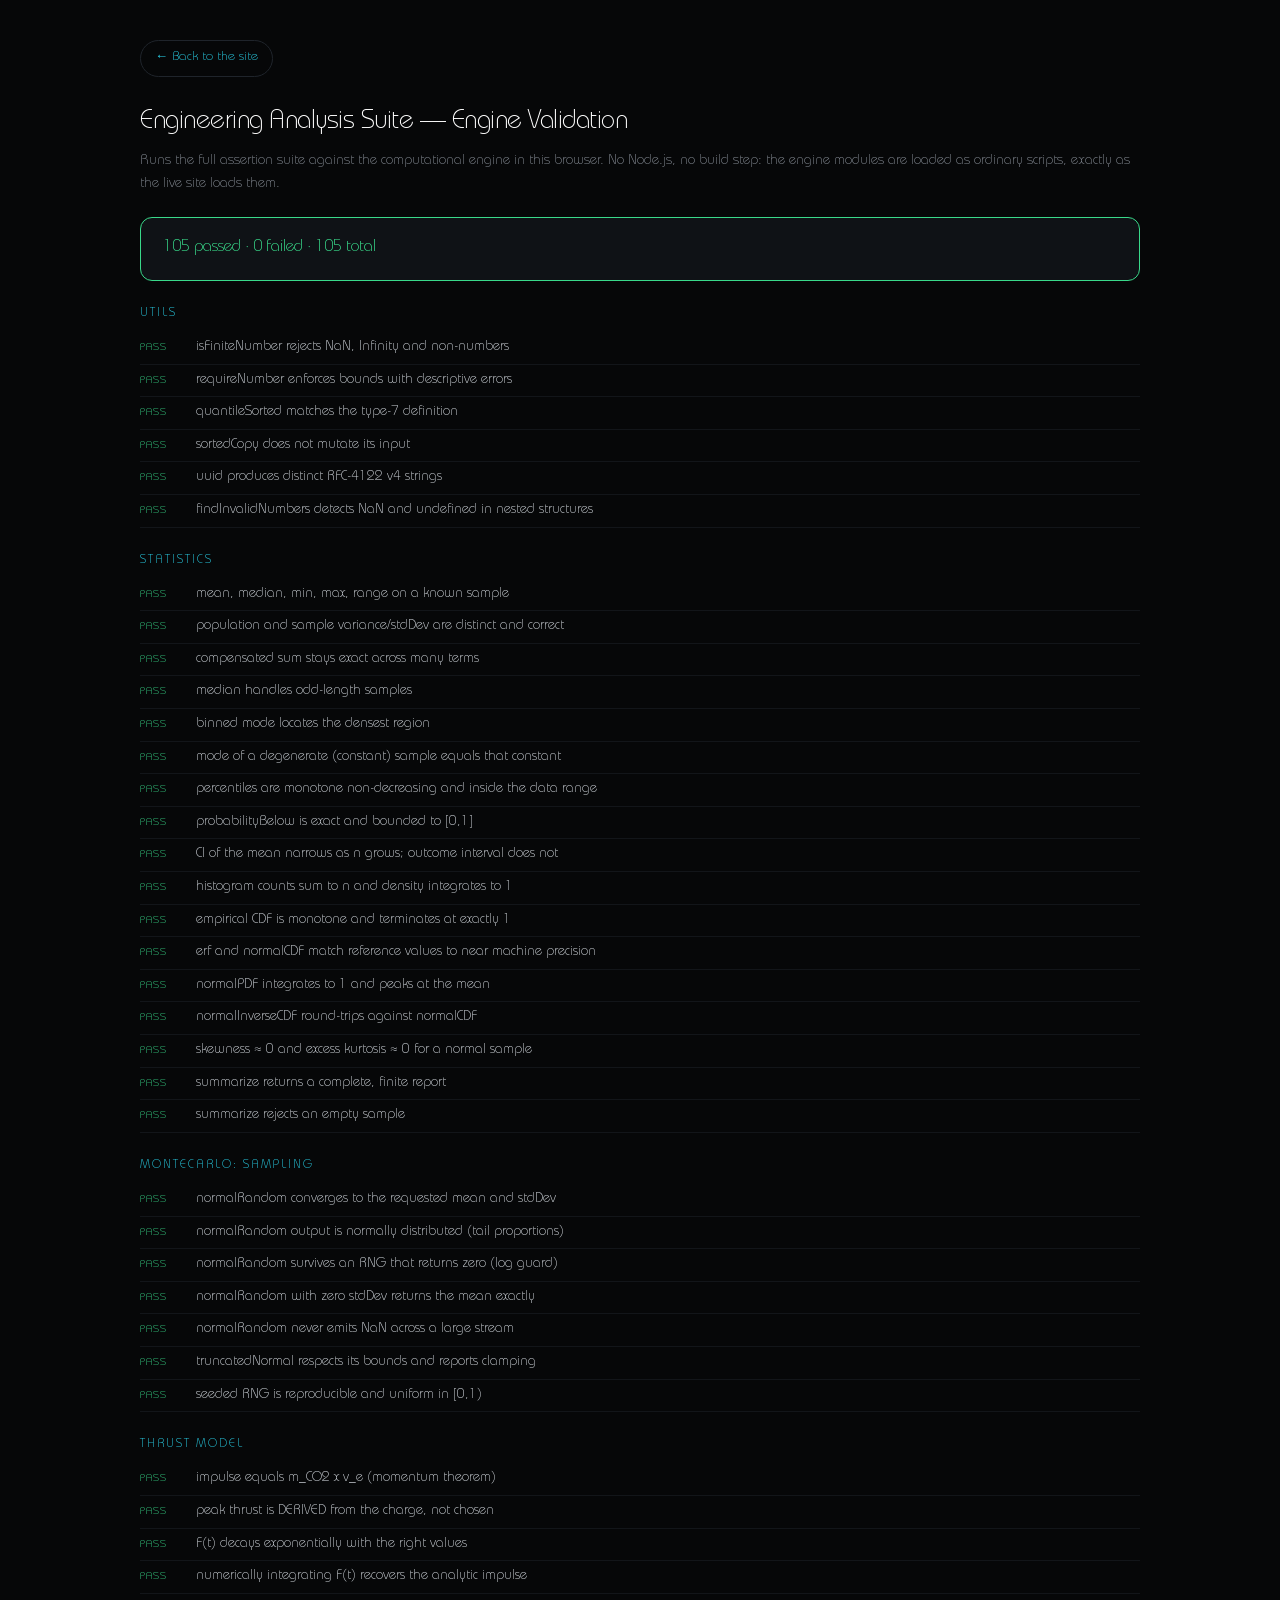
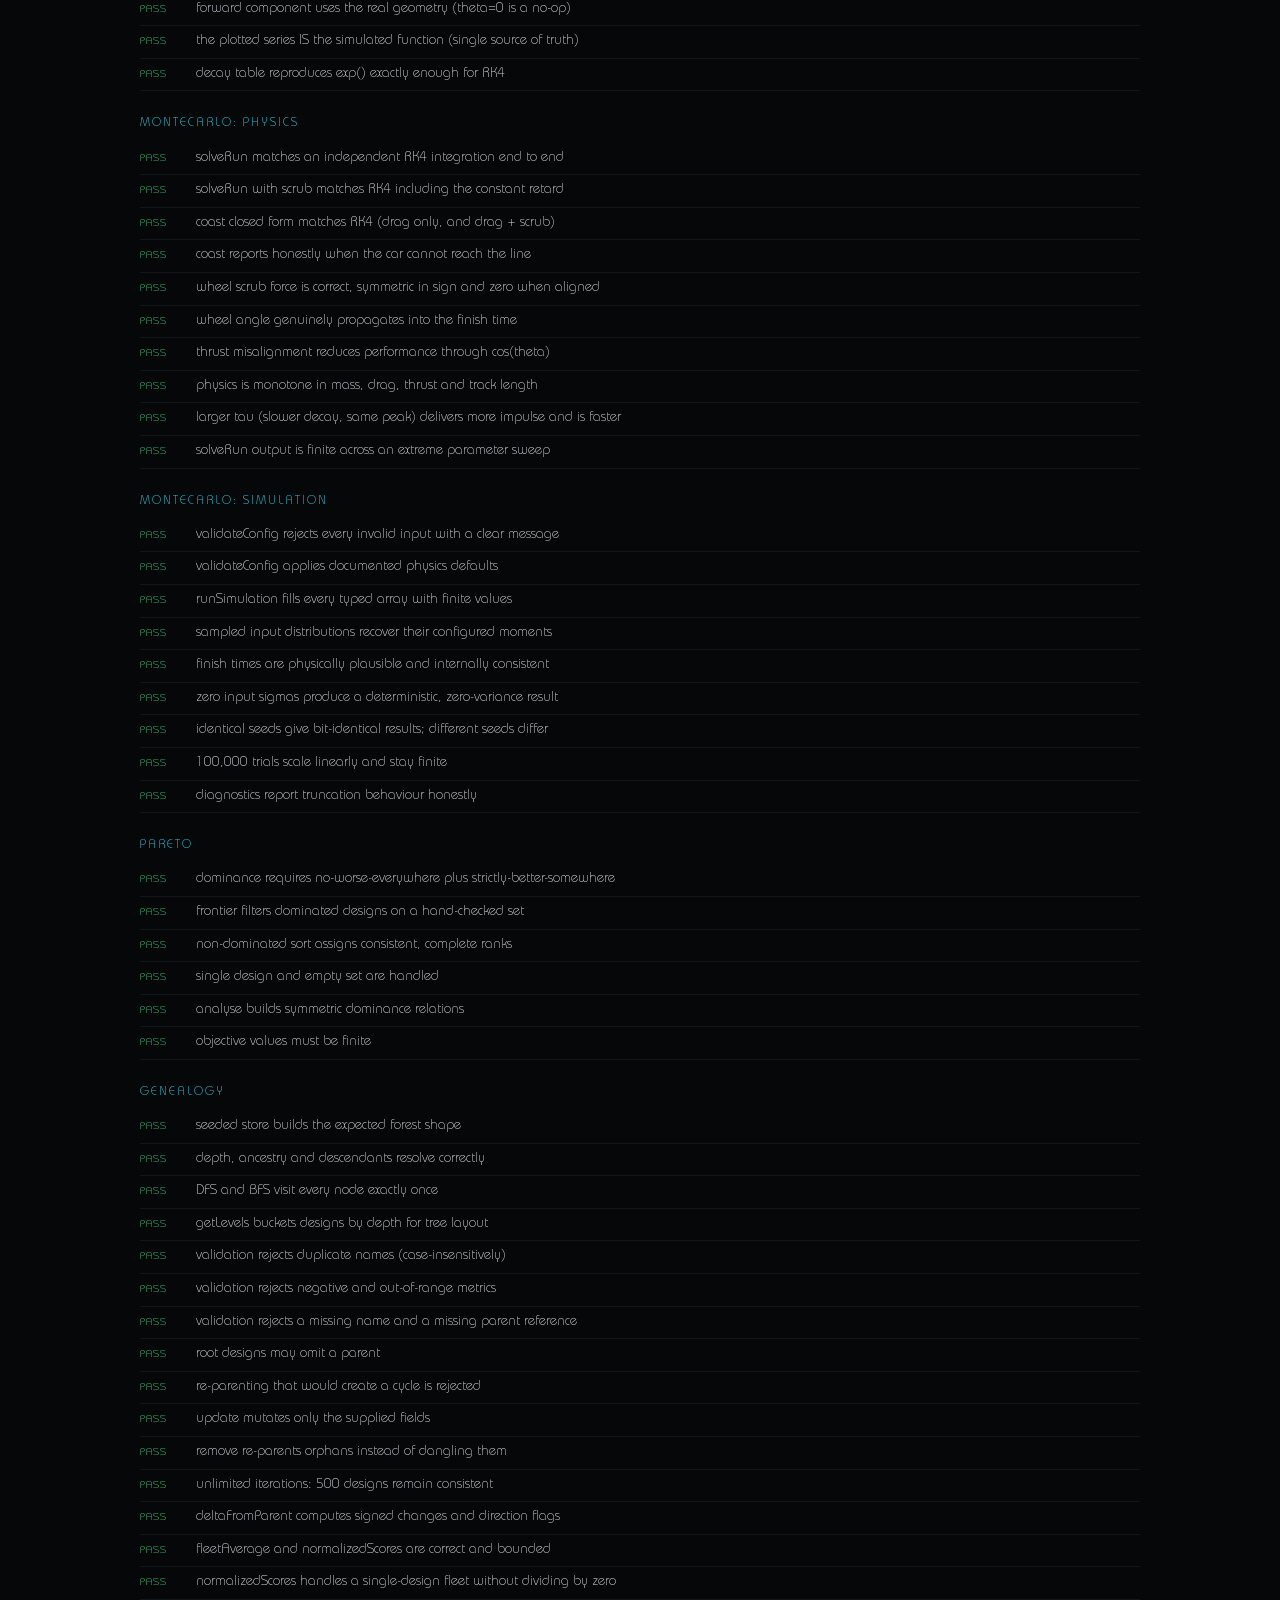
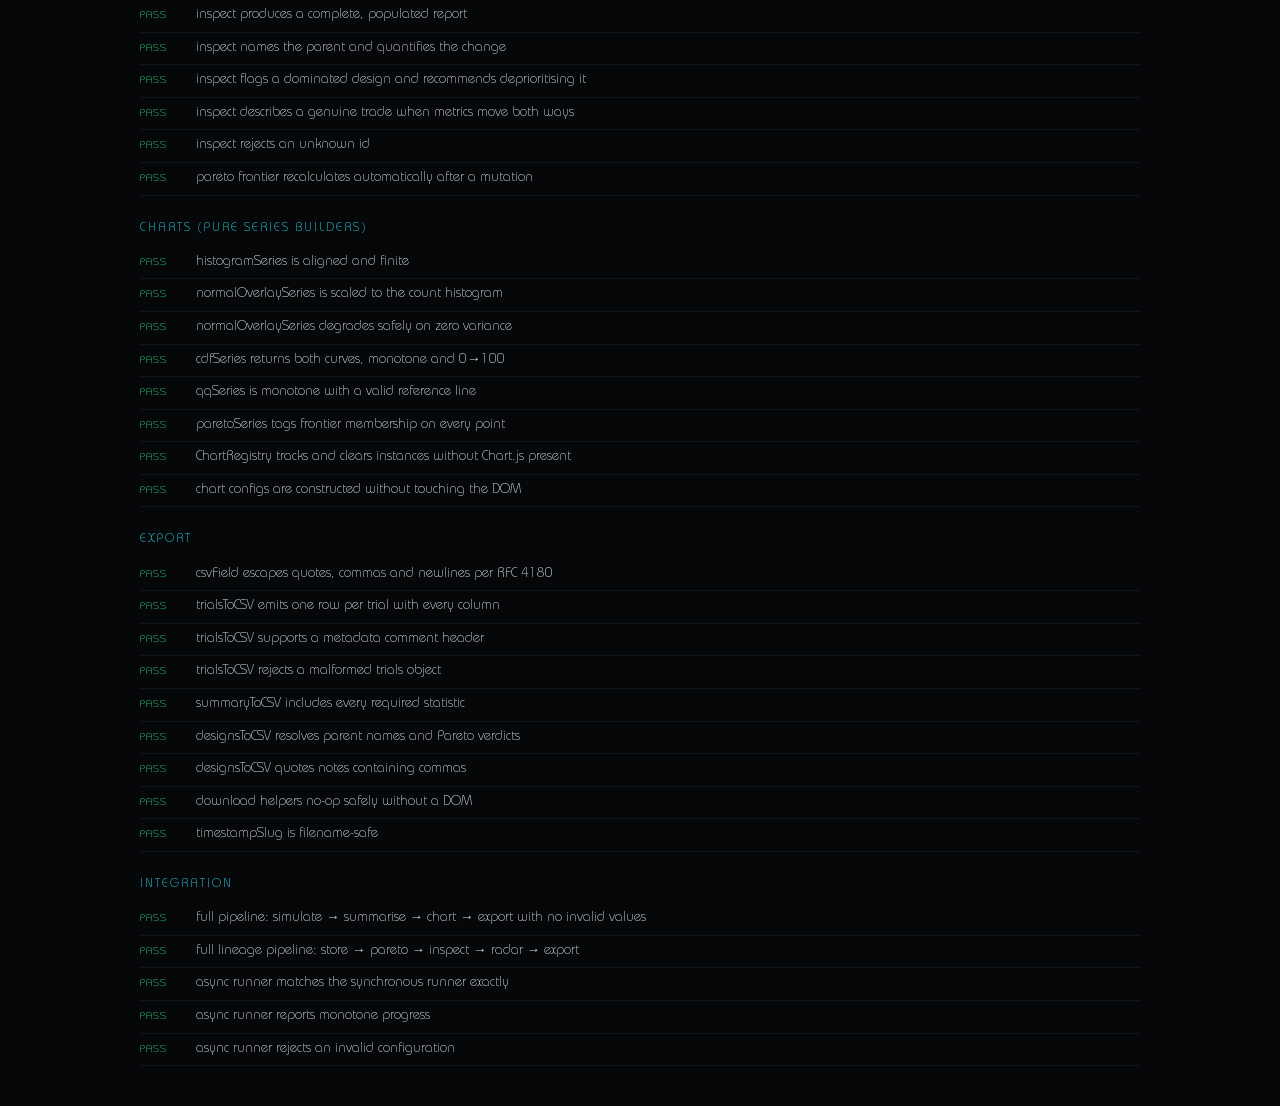
<file: tests.html>
<!DOCTYPE html>
<html lang="en">
<head>
<meta charset="UTF-8" />
<meta name="viewport" content="width=device-width, initial-scale=1.0" />
<title>Engine Validation Suite — Silver Mach</title>
<link rel="icon" type="image/png" href="./assets/logo-silvermach.png">
<!-- Same typeface source of truth as the site: this page is a text surface too. -->
<link rel="stylesheet" href="./css/fonts.css">
<style>
  :root{--black:#060708;--panel:#0f1216;--silver:#d2d7dd;--silver-dim:#868c95;
        --cyan:#2ad6ee;--line:#1f242b;--pass:#39d98a;--fail:#ff6b78;--gold:#e8b64c}
  *{box-sizing:border-box;margin:0;padding:0}
  body{background:var(--black);color:var(--silver);padding:40px 24px;line-height:1.6;
       font-family:var(--font-body)}
  .wrap{max-width:1000px;margin:0 auto}
  h1{font-size:26px;color:#fff;letter-spacing:-.5px;margin-bottom:6px}
  .sub{color:var(--silver-dim);font-size:14px;margin-bottom:8px}
  .back{display:inline-block;margin-bottom:26px;font-size:13px;color:var(--cyan);text-decoration:none;
        border:1px solid var(--line);padding:7px 14px;border-radius:20px}
  .back:hover{border-color:var(--cyan)}
  #summary{margin:22px 0;padding:18px 22px;border-radius:12px;border:1px solid var(--line);
           background:var(--panel);font-size:16px;font-weight:600}
  #summary.ok{border-color:var(--pass);color:var(--pass)}
  #summary.bad{border-color:var(--fail);color:var(--fail)}
  #summary.busy{color:var(--gold);border-color:var(--gold)}
  .group{margin-top:24px}
  .group>h2{font-size:12px;letter-spacing:2px;text-transform:uppercase;color:var(--cyan);
            margin-bottom:8px;font-weight:600}
  .case{display:flex;gap:12px;padding:5px 0;font-size:13.5px;border-bottom:1px solid rgba(31,36,43,.5)}
  .tag{flex:0 0 44px;font-weight:700;font-size:11px;letter-spacing:1px;padding-top:2px}
  .pass .tag{color:var(--pass)}
  .fail .tag{color:var(--fail)}
  .case .msg{color:var(--fail);font-size:12.5px;display:block;margin-top:3px;
             font-family:var(--font-body)}
  .name{color:var(--silver)}
  .fail .name{color:#fff}
</style>
</head>
<body>
<div class="wrap">
  <a class="back" href="./index.html">← Back to the site</a>
  <h1>Engineering Analysis Suite — Engine Validation</h1>
  <p class="sub">
    Runs the full assertion suite against the computational engine in this browser.
    No Node.js, no build step: the engine modules are loaded as ordinary scripts,
    exactly as the live site loads them.
  </p>
  <div id="summary" class="busy">Running…</div>
  <div id="results"></div>
</div>

<!-- Engine modules, dependency order, relative paths. tests.js must come last. -->
<script src="./js/engine/utils.js"></script>
<script src="./js/engine/statistics.js"></script>
<script src="./js/engine/thrust.js"></script>
<script src="./js/engine/monteCarlo.js"></script>
<script src="./js/engine/pareto.js"></script>
<script src="./js/engine/genealogy.js"></script>
<script src="./js/engine/charts.js"></script>
<script src="./js/engine/treeRenderer.js"></script>
<script src="./js/engine/export.js"></script>
<script src="./js/engine/tests.js"></script>
<script>
(function () {
  'use strict';
  var summary = document.getElementById('summary');
  var results = document.getElementById('results');

  function escapeHTML(text) {
    return String(text).replace(/&/g, '&amp;').replace(/</g, '&lt;').replace(/>/g, '&gt;');
  }

  SM.Tests.run().then(function (report) {
    var byGroup = {};
    var order = [];
    SM.Tests.results.forEach(function (entry) {
      if (!byGroup[entry.group]) { byGroup[entry.group] = []; order.push(entry.group); }
      byGroup[entry.group].push(entry);
    });

    var html = '';
    order.forEach(function (group) {
      html += '<div class="group"><h2>' + escapeHTML(group) + '</h2>';
      byGroup[group].forEach(function (entry) {
        html += '<div class="case ' + (entry.pass ? 'pass' : 'fail') + '">' +
                  '<span class="tag">' + (entry.pass ? 'PASS' : 'FAIL') + '</span>' +
                  '<span class="name">' + escapeHTML(entry.name) +
                    (entry.pass ? '' : '<span class="msg">' + escapeHTML(entry.error) + '</span>') +
                  '</span>' +
                '</div>';
      });
      html += '</div>';
    });
    results.innerHTML = html;

    var passed = report.total - report.failed;
    summary.className = report.failed === 0 ? 'ok' : 'bad';
    summary.textContent = passed + ' passed · ' + report.failed + ' failed · ' +
                          report.total + ' total';
  }).catch(function (err) {
    summary.className = 'bad';
    summary.textContent = 'Suite could not run: ' + err.message;
    if (window.console) console.error(err);
  });
})();
</script>
</body>
</html>
</file>
<file: css/fonts.css>
/* ==========================================================================
 * SilverMach — fonts.css
 * --------------------------------------------------------------------------
 * BAUHAUS STD — the two supplied web font files, used directly.
 *
 *     assets/fonts/BauhausStd-Medium.woff2   → titles and headings
 *     assets/fonts/BauhausStd-Light.woff2    → body copy and normal UI text
 *
 * Both files were supplied for this project and are loaded as-is. Nothing is
 * downloaded from a webfont host, no third typeface is referenced, and no
 * lookalike is substituted anywhere.
 *
 * WEIGHTS — only two cuts were supplied (Medium and Light), so each @font-face
 * below is declared across the full 100–900 range. That is deliberate: the
 * existing stylesheet already sets font-weight 600/700/800 on various headings,
 * and those declarations are left exactly as they are. Declaring a single cut
 * across the whole range means those elements resolve to the supplied Medium
 * file (with the browser's own synthetic emboldening) instead of falling out of
 * the family altogether. No font-weight, font-size, letter-spacing or
 * line-height in the project was changed.
 *
 * Paths are relative so they resolve on a GitHub Pages project subpath.
 * font-display:swap keeps text visible while the files load.
 * ========================================================================== */

@font-face {
  font-family: 'BauhausStd Medium';
  src: url('../assets/fonts/BauhausStd-Medium.woff2') format('woff2');
  font-weight: 100 900;
  font-style: normal;
  font-display: swap;
}

@font-face {
  font-family: 'BauhausStd Light';
  src: url('../assets/fonts/BauhausStd-Light.woff2') format('woff2');
  font-weight: 100 900;
  font-style: normal;
  font-display: swap;
}

/* --------------------------------------------------------------------------
 * Project-wide typeface tokens.
 *
 * Every font stack in the project resolves through these two variables, so the
 * typeface is defined in exactly one place. The fallback chain after the
 * supplied family is unchanged from before, so nothing about the layout moves
 * if a file ever fails to load.
 *
 *   --font-display → BauhausStd Medium  (h1/h2/h3, brand, eyebrows, buttons,
 *                                        card headings, stat values, chart
 *                                        card titles — i.e. the existing
 *                                        heading selectors, untouched)
 *   --font-body    → BauhausStd Light   (body, paragraphs, labels, inputs,
 *                                        table text, explanatory text)
 * ------------------------------------------------------------------------ */
:root {
  --font-body: 'BauhausStd Light',
               -apple-system, BlinkMacSystemFont, 'Segoe UI', Roboto,
               Helvetica, Arial, sans-serif;
  --font-display: 'BauhausStd Medium',
                  -apple-system, BlinkMacSystemFont, 'Segoe UI', Roboto,
                  Helvetica, Arial, sans-serif;
}
</file>
